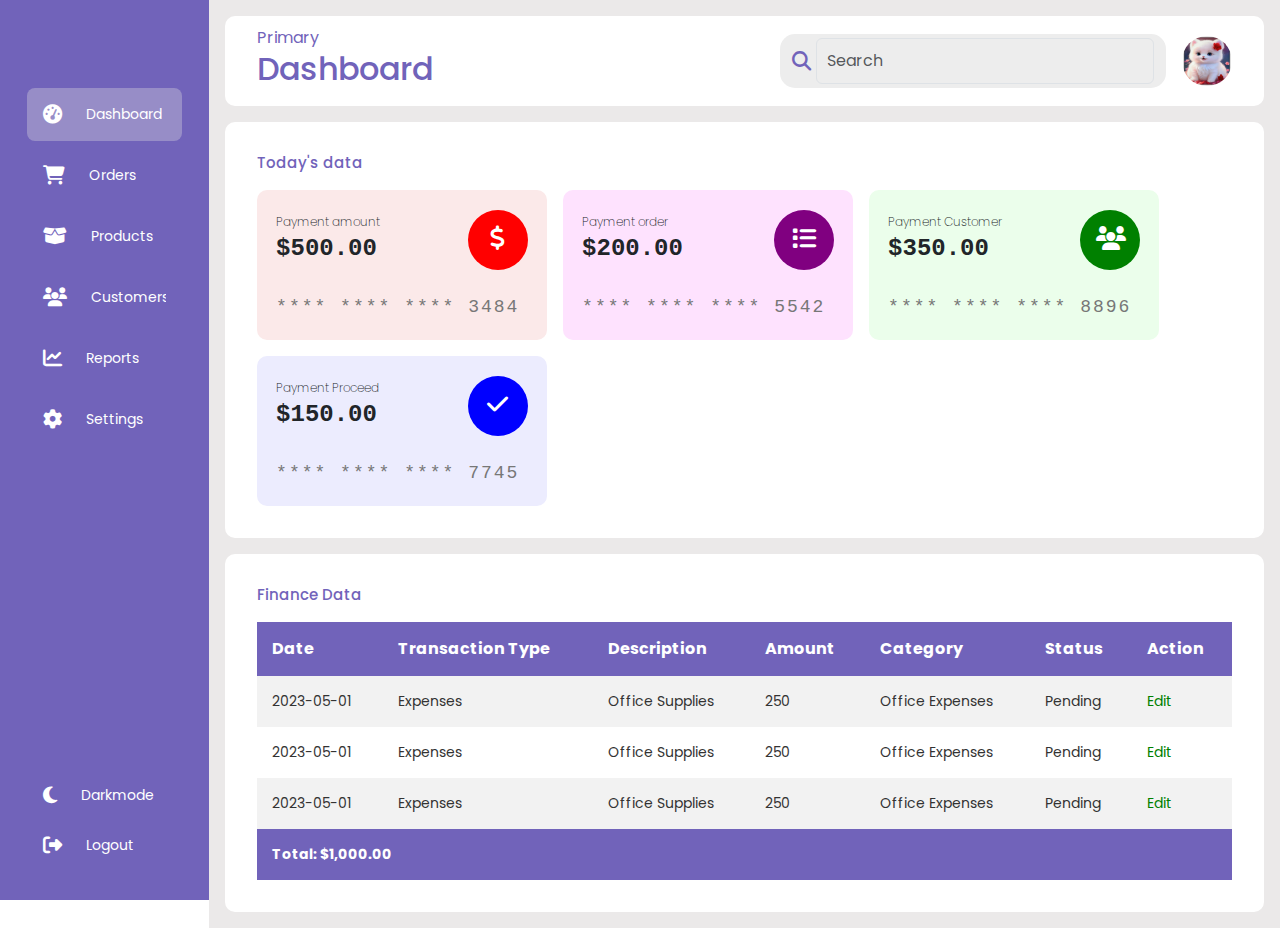
<file: index.html>
<!DOCTYPE html>
<html lang="en">
<head>
    <meta charset="UTF-8">
    <meta name="viewport" content="width=device-width, initial-scale=1.0">
    <title>Admin Dashboard | Brwngld</title>
    <!-- Bootstrap CSS -->
     <link href="https://cdn.jsdelivr.net/npm/bootstrap@5.3.0-alpha1/dist/css/bootstrap.min.css" rel="stylesheet">
     <!-- Font Awesome CSS -->
     <link rel="stylesheet"
     href="https://cdnjs.cloudflare.com/ajax/libs/font-awesome/6.4.0/css/all.min.css">
     <!-- Your custom CSS -->
     <link rel="stylesheet" href="css/styles.css">
     <!--favi icon-->
     <link rel="icon" href="data:,">
<!------------------------------------------------------------->
</head>
<body>
    <!-- Creation of the sidebar [Dashboard, Orders, Products, Customers etc]-->
    <div class="sidebar">
        <div class="logo"></div>
        <ul class="menu">
            <li class="active">
                <a href="#"> 
                    <i class="fas fa-tachometer-alt"></i>
                    <span>Dashboard</span>
                </a>
            </li>
            <li>
                <a href="#"> 
                    <i class="fas fa-shopping-cart"></i>
                    <span>Orders</span>
                </a>
            </li>
            <li>
                <a href="#"> 
                    <i class="fas fa-box-open"></i>
                    <span>Products</span>
                </a>
            </li>
            <li>
                <a href="#"> 
                    <i class="fas fa-users"></i>
                    <span>Customers</span>
                </a>
            </li>
            <li>
                <a href="#"> 
                    <i class="fas fa-chart-line"></i>
                    <span>Reports</span>
                </a>
            </li>
            <li>
                <a href="#"> 
                    <i class="fas fa-cog"></i>
                    <span>Settings</span>
                </a>
            </li>
            <li class="Logout">
                <a href="#"> 
                    <i class="fas fa-sign-out-alt"></i>
                    <span>Logout</span>
                </a>
            </li>
            <li class="mode">
                <a href="#" id="darkModeToggle"> 
                    <i class="fas fa-moon"></i>
                    <span>Darkmode</span>
                </a>
            </li>
        </ul>
        
    </div>

    <div class="main--content">
        <div class="header--wrapper">
            <div class="header--title">
                <span>Primary</span>
                <h2>Dashboard</h2>
            </div>
            <div class="user--info">                
                <div class="search--box">
                    <i class="fa-solid fa-search"></i>
                    <input type="text" id="searchInput" class="form-control" placeholder="Search" oninput="search()">
                </div>
                <div class="profile-container">
                    <img src="./image/cat-dpz-instagram-800x1024.jpg" alt="" class="Profile_picture" onclick="toggleOptions()">
                    <div class="profile-options" id="profileOptions">
                        <div class="modal-overlay" onclick="closeOptions()"></div>
                        <div class="modal-content">
                            <a href="settings.html" class="option">Settings</a>
                            <a href="profile.html" class="option">Profile</a>
                            <a href="logout.html" class="option">Logout</a>
                        </div>
                    </div>
                </div>
        </div>
        </div>
        <div class="card--container">
            <h3 class="main--title">Today's data</h3>
            <div class="card--wrapper" id="paymentCards">                 
                <div class="payment--card light-red">
                    <div class="card--header">
                        <div class="amount">
                            <span class="title">
                                Payment amount </span>
                                <span class="amount--value">$500.00</span>
                        </div>
                        <i class="fas fa-dollar-sign icon dark-red"></i>
                    </div>
                    <span class="card-detail">****
                        **** **** 3484 </span>
                </div>

                <div class="payment--card light-purple">
                    <div class="card--header">
                        <div class="amount">
                            <span class="title">
                                Payment order </span>
                                <span class="amount--value">$200.00</span>
                        </div>
                        <i class="fas fa-list icon dark-purple"></i>
                    </div>
                    <span class="card-detail">****
                        **** **** 5542 </span>
                </div>

                <div class="payment--card light-green">
                    <div class="card--header">
                        <div class="amount">
                            <span class="title">
                                Payment Customer </span>
                                <span class="amount--value">$350.00</span>
                        </div>
                        <i class="fas fa-users icon dark-green"></i>
                    </div>
                    <span class="card-detail">****
                        **** **** 8896 </span>
                </div>

                <div class="payment--card light-blue">
                    <div class="card--header">
                        <div class="amount">
                            <span class="title">
                                Payment Proceed </span>
                                <span class="amount--value">$150.00</span>
                        </div>
                        <i class="fa-solid fa-check icon dark-blue"></i>
                    </div>
                    <span class="card-detail">****
                        **** **** 7745 </span>
                </div>
            </div>
        </div>
       
        <div class="tabular--wrapper">
            <h3 class="main--title">Finance Data</h3>
            <div class="table--container">
                <table>
                    <thead>
                        <tr>
                            <th>Date</th>
                            <th>Transaction Type</th>
                            <th>Description</th>
                            <th>Amount</th>
                            <th>Category</th>
                            <th>Status</th>
                            <th>Action</th>
                        </tr>
                        <tbody>
                            <tr>
                                <td>2023-05-01</td>
                                <td>Expenses</td>
                                <td>Office Supplies</td>
                                <td>250</td>
                                <td>Office Expenses</td>
                                <td>Pending</td>
                                <td><button>Edit</button></td>
                            </tr>
                            <tr>
                                <td>2023-05-01</td>
                                <td>Expenses</td>
                                <td>Office Supplies</td>
                                <td>250</td>
                                <td>Office Expenses</td>
                                <td>Pending</td>
                                <td><button>Edit</button></td>
                            </tr>
                            <tr>
                                <td>2023-05-01</td>
                                <td>Expenses</td>
                                <td>Office Supplies</td>
                                <td>250</td>
                                <td>Office Expenses</td>
                                <td>Pending</td>
                                <td><button>Edit</button></td>
                            </tr>
                        </tbody>
                        <tfoot>
                            <tr>
                               <td colspan="7">Total: $1,000.00</td> 
                            </tr>
                        </tfoot>
                    </thead>
                </table>
            </div>
        </div>
    </div>

    <!-- Bootstrap Bundle with Popper -->
    <script src="https://cdn.jsdelivr.net/npm/bootstrap@5.3.0-alpha1/dist/js/bootstrap.bundle.min.js"></script>
    <!-- Your custom JavaScript -->
    <script src="java/script.js"></script>
      
</body>
</html>
</file>
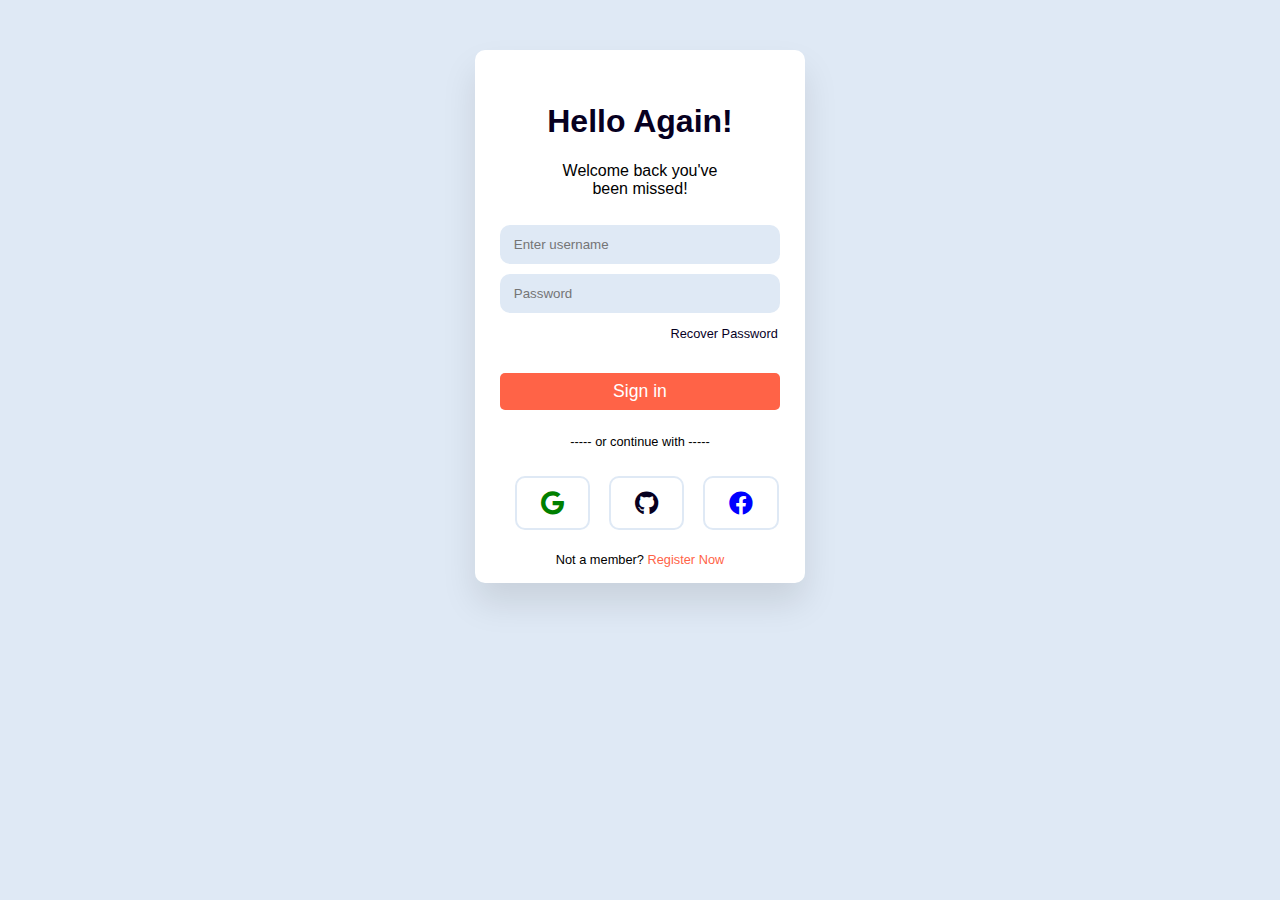
<file: home/index.html>
<span style="font-family: verdana, geneva, sans-serif;"><!DOCTYPE html>
    <html lang="en">
    <head>
      <meta charset="UTF-8">
      <title>Cool Login form | By Code Info</title>
      <link rel="stylesheet" href="style.css">
       <!-- Font Awesome Cdn Link -->
       <link rel="stylesheet" href="https://cdnjs.cloudflare.com/ajax/libs/font-awesome/5.15.3/css/all.min.css"/>
    </head>
    <body>
      <div class="wrapper">
        <h1>Hello Again!</h1>
        <p>Welcome back you've <br> been missed!</p>
        <form>
          <input type="text" placeholder="Enter username">
          <input type="password" placeholder="Password">
          <p class="recover">
            <a href="#">Recover Password</a>
          </p>
        </form>
        <button>Sign in</button>
        <p class="or">
          ----- or continue with -----
        </p>
        <div class="icons">
          <i class="fab fa-google"></i>
          <i class="fab fa-github"></i>
          <i class="fab fa-facebook"></i>
        </div>
        <div class="not-member">
          Not a member? <a href="#">Register Now</a>
        </div>
      </div>
    </body>
    </html>
    </span>
</file>
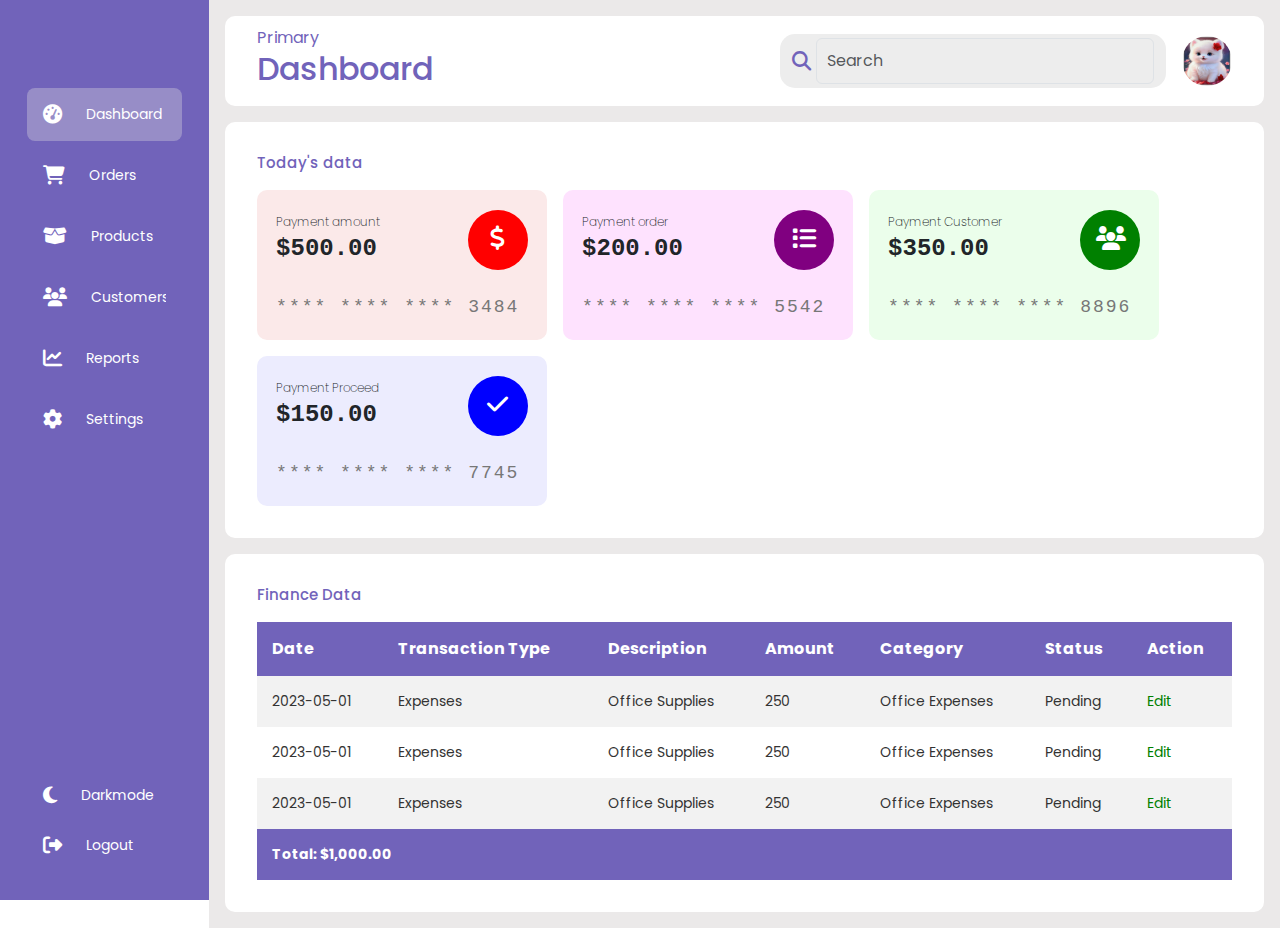
<file: admin_panel.html>
<!DOCTYPE html>
<html lang="en">
<head>
    <meta charset="UTF-8">
    <meta name="viewport" content="width=device-width, initial-scale=1.0">
    <title>Admin Dashboard | Brwngld</title>
    <!-- Bootstrap CSS -->
     <link href="https://cdn.jsdelivr.net/npm/bootstrap@5.3.0-alpha1/dist/css/bootstrap.min.css" rel="stylesheet">
     <!-- Font Awesome CSS -->
     <link rel="stylesheet"
     href="https://cdnjs.cloudflare.com/ajax/libs/font-awesome/6.4.0/css/all.min.css">
     <!-- Your custom CSS -->
     <link rel="stylesheet" href="css/dashboard.css">
     <!--favi icon-->
     <link rel="icon" href="data:,">
<!------------------------------------------------------------->
</head>
<body>
    <!-- Creation of the sidebar [Dashboard, Orders, Products, Customers etc]-->
    <div class="sidebar">
        <div class="logo"></div>
        <ul class="menu">
            <li class="active">
                <a href="#"> 
                    <i class="fas fa-tachometer-alt"></i>
                    <span>Dashboard</span>
                </a>
            </li>
            <li>
                <a href="#"> 
                    <i class="fas fa-shopping-cart"></i>
                    <span>Orders</span>
                </a>
            </li>
            <li>
                <a href="#"> 
                    <i class="fas fa-box-open"></i>
                    <span>Products</span>
                </a>
            </li>
            <li>
                <a href="#"> 
                    <i class="fas fa-users"></i>
                    <span>Customers</span>
                </a>
            </li>
            <li>
                <a href="#"> 
                    <i class="fas fa-chart-line"></i>
                    <span>Reports</span>
                </a>
            </li>
            <li>
                <a href="#"> 
                    <i class="fas fa-cog"></i>
                    <span>Settings</span>
                </a>
            </li>
            <li class="Logout">
                <a href="#"> 
                    <i class="fas fa-sign-out-alt"></i>
                    <span>Logout</span>
                </a>
            </li>
            <li class="mode">
                <a href="#" id="darkModeToggle"> 
                    <i class="fas fa-moon"></i>
                    <span>Darkmode</span>
                </a>
            </li>
        </ul>
        
    </div>

    <div class="main--content">
        <div class="header--wrapper">
            <div class="header--title">
                <span>Primary</span>
                <h2>Dashboard</h2>
            </div>
            <div class="user--info">                
                <div class="search--box">
                    <i class="fa-solid fa-search"></i>
                    <input type="text" id="searchInput" class="form-control" placeholder="Search" oninput="search()">
                </div>
                <img src="./image/cat-dpz-instagram-800x1024.jpg" alt="" class="Profile_picture">            
            </div>
        </div>
        <div class="card--container">
            <h3 class="main--title">Today's data</h3>
            <div class="card--wrapper" id="paymentCards">                 
                <div class="payment--card light-red">
                    <div class="card--header">
                        <div class="amount">
                            <span class="title">
                                Payment amount </span>
                                <span class="amount--value">$500.00</span>
                        </div>
                        <i class="fas fa-dollar-sign icon dark-red"></i>
                    </div>
                    <span class="card-detail">****
                        **** **** 3484 </span>
                </div>

                <div class="payment--card light-purple">
                    <div class="card--header">
                        <div class="amount">
                            <span class="title">
                                Payment order </span>
                                <span class="amount--value">$200.00</span>
                        </div>
                        <i class="fas fa-list icon dark-purple"></i>
                    </div>
                    <span class="card-detail">****
                        **** **** 5542 </span>
                </div>

                <div class="payment--card light-green">
                    <div class="card--header">
                        <div class="amount">
                            <span class="title">
                                Payment Customer </span>
                                <span class="amount--value">$350.00</span>
                        </div>
                        <i class="fas fa-users icon dark-green"></i>
                    </div>
                    <span class="card-detail">****
                        **** **** 8896 </span>
                </div>

                <div class="payment--card light-blue">
                    <div class="card--header">
                        <div class="amount">
                            <span class="title">
                                Payment Proceed </span>
                                <span class="amount--value">$150.00</span>
                        </div>
                        <i class="fa-solid fa-check icon dark-blue"></i>
                    </div>
                    <span class="card-detail">****
                        **** **** 7745 </span>
                </div>
            </div>
        </div>
       
        <div class="tabular--wrapper">
            <h3 class="main--title">Finance Data</h3>
            <div class="table--container">
                <table>
                    <thead>
                        <tr>
                            <th>Date</th>
                            <th>Transaction Type</th>
                            <th>Description</th>
                            <th>Amount</th>
                            <th>Category</th>
                            <th>Status</th>
                            <th>Action</th>
                        </tr>
                        <tbody>
                            <tr>
                                <td>2023-05-01</td>
                                <td>Expenses</td>
                                <td>Office Supplies</td>
                                <td>250</td>
                                <td>Office Expenses</td>
                                <td>Pending</td>
                                <td><button>Edit</button></td>
                            </tr>
                            <tr>
                                <td>2023-05-01</td>
                                <td>Expenses</td>
                                <td>Office Supplies</td>
                                <td>250</td>
                                <td>Office Expenses</td>
                                <td>Pending</td>
                                <td><button>Edit</button></td>
                            </tr>
                            <tr>
                                <td>2023-05-01</td>
                                <td>Expenses</td>
                                <td>Office Supplies</td>
                                <td>250</td>
                                <td>Office Expenses</td>
                                <td>Pending</td>
                                <td><button>Edit</button></td>
                            </tr>
                        </tbody>
                        <tfoot>
                            <tr>
                               <td colspan="7">Total: $1,000.00</td> 
                            </tr>
                        </tfoot>
                    </thead>
                </table>
            </div>
        </div>
    </div>

    <!-- Bootstrap Bundle with Popper -->
    <script src="https://cdn.jsdelivr.net/npm/bootstrap@5.3.0-alpha1/dist/js/bootstrap.bundle.min.js"></script>
    <!-- Your custom JavaScript -->
    <script src="java/dashboard.js"></script>
      
</body>
</html>
</file>
<file: css/styles.css>
/** Import Google font cdn link **/
@import url("https://fonts.googleapis.com/css2?family=Poppins:wght@400;600&display=swap");

* {
    margin: 0;
    padding: 0;
    border: none;
    outline: none;
    box-sizing: border-box;
    font-family: 'Poppins', sans-serif;
}

body {
    display: flex;
}

.sidebar{
    position:sticky;
    top: 0;
    left: 0;
    bottom: 0;
    width: 110px;
    height: 100vh;
    padding: 0 1.7rem;
    color: #fff;
    overflow: hidden;
    transition: all 0.5s linear;
    background: rgba(113, 99, 186, 255);
}

.sidebar:hover {
    width: 240px;
}

/** Afects the logo class only **/
.logo {
    height: 80px;
    padding: 16px;
}

/** Afects the menu class only **/
.menu {
    height: 88%;
    position: relative;
    list-style: none;
    padding: 0;
}

/** Afects only the li tag in menu only */
.menu li {
    padding: 1rem;
    margin: 8px 0;
    border-radius: 8px;
    transition: all 0.5s ease-in-out;
}

.menu li:hover,
.active {
    background: #e0e0e058;
}

/** Changes the font size, color among other for a tag{Dashboard, Profiles etc} **/
.menu a {
    color: #ffff;
    font-size: 14px;
    text-decoration: none;
    display: flex;
    align-items: center;
    gap: 1.5rem;
}

.menu a span {
    overflow: hidden;
}

/** Changes the font size of the icons **/
.menu a i {
    font-size: 1.2rem;
}

/** Placing the logout to the bottom **/
.Logout {
    position: absolute;
    bottom: 0;
    left: 0;
    width: 100%;
}

/** main body section
------------------------------ **/
.main--content {
    position: relative;
    background: #ebe9e9;
    width: 100%;
    padding: 1rem;
}

.header--wrapper img{
    width: 50px;
    height: 50px;
    cursor: pointer;
    border-radius: 50%;
}

.header--wrapper {
    display: flex;
    justify-content: space-between;
    align-items: center;
    flex-wrap: wrap;
    background: #ffff;
    border-radius: 10px;
    padding: 10px 2rem;
    margin-bottom: 1rem;
}

/** Changing the color or Primary and Dashboard **/
.header--title{
    color: rgba(113, 99, 186, 255);   
}

/** Changing the position of search button and profile picture **/
.user--info{
    display: flex;
    align-items: center;
    gap:1rem;
}

.search--box {
    background: rgb(237, 237, 237);
    border-radius: 15px;
    color:rgba(113, 99, 186, 255);
    display: flex;
    align-items: center;
    gap: 5px;
    padding: 4px 12px;
}

.search--box input {
    background: 10px;
    padding: 10px;
}

.search--box i {
    font-size: 1.2rem;
    cursor: pointer;
    transition: all 0.5s ease-out;
}

.search--box i:hover {
    transform: scale(1.2);
}


/** Card Container
---------------------- **/
.card--container {
    background: #fff;
    padding: 2rem;
    border-radius: 10px;
}

.card--wrapper {
    display: flex;
    flex-wrap: wrap;
    gap: 1rem;
}

.main--title {
    color: rgba(113, 99, 186, 255);
    padding-bottom: 10px;
    font-size: 15px;
}


.payment--card {
    background: rgb(229, 223, 223);
    border-radius: 10px;
    padding: 1.2rem;
    width: 290px;
    height: 150px;
    display: flex;
    flex-direction: column;
    justify-content: space-between;
    transition: all 0.5s ease-in-out;
}

/** Mouse Hoover pushes it upward **/
.payment--card:hover {
    transform: translateY(-5px);
}

.card--header {
    display: flex;
    justify-content: space-between;
    align-items: center;
    margin-bottom: 20px;
}

.amount {
    display: flex;
    flex-direction: column;
}

.title {
    font-size: 12px;
    font-weight: 200;
}

.amount--value {
    font-size: 24px;
    font-family: 'Courier New', Courier, monospace;
    font-weight: 600;
}

.icon {
    color: #fff;
    padding: 1rem;
    height: 60px;
    width: 60px;
    text-align: center;
    border-radius: 50%;
    font-size: 1.5rem;
    background-color: red;
}

.card-detail {
    font-size: 18px;
    color: #777777;
    letter-spacing: 2px;
    font-family: 'Courier New', Courier, monospace;
}

/** Color CSS */

.light-red {
    background: rgb(251, 233, 233);
}

.light-purple {
    background: rgb(254, 226, 254);
}

.light-green {
    background: rgb(235, 254, 235);
}

.light-blue {
    background: rgb(236, 236, 254);
}

.dark-red {
    background:red;
}

.dark-purple {
    background: purple;
}

.dark-green {
    background: green;
}

.dark-blue {
    background: blue;
}


/** Tabular section **/
.tabular--wrapper {
    background: #fff;
    margin-top: 1rem;
    border-radius: 10px;
    padding: 2rem;
}

.table--container {
    width: 100%
}

table {
    width: 100%;
    border-collapse: collapse;
}

thead {
    background: rgba(113, 99, 186, 255);
    color: #fff;
}
th {
    padding: 15px;
    text-align: left;
}

tbody {
    background: #f2f2f2;
}

td {
    padding: 15px;
    font-size: 14px;
    color: #333;
}

tr:nth-child(even) {
    background: #fff
}

tfoot {
    background: rgba(113, 99, 186, 255);
    font-weight: bold;
    color: #fff;
}

tfoot td {
    padding: 15px;
    color: #fff;
}

.table--container button {
    color: green;
    background: none;
    cursor: pointer;
}



/* Darkmode
------------------------------------ */
.dark-mode {
   
    background-color: #333;
    color: #fff;
}

.dark-mode .sidebar {
    position:sticky;
    top: 0;
    left: 0;
    bottom: 0;
    width: 110px;
    height: 100vh;
    padding: 0 1.7rem;
    color: #fff;
    overflow: hidden;
    transition: all 0.5s linear;
    background: black;
}

.dark-mode .sidebar:hover {
    width: 240px;
}




/** Moving the darkmode button a little above the logout button */
.mode {
    position: absolute;
    bottom: 50px;
    left: 0;
    width: 100%;
}


/** main body section
------------------------------ **/
.dark-mode .main--content {
    position: relative;
    background: #ebe9e9;
    width: 100%;
    padding: 1rem;
}

/** Dashboard container color and settings **/
.dark-mode .header--wrapper {
    display: flex;
    justify-content: space-between;
    align-items: center;
    flex-wrap: wrap;
    background: #333;
    border-radius: 10px;
    padding: 10px 2rem;
    margin-bottom: 1rem;
}

/** Changing the color or Primary and Dashboard **/
.dark-mode .header--title{
    color: #ffff;   
}

/** Implementing dark mode for search **/
.dark-mode .search--box {
    background: #fff;
    border-radius: 15px;
    color:#333;
    display: flex;
    align-items: center;
    gap: 5px;
    padding: 4px 12px;
}



/** Card Container
---------------------- **/
.dark-mode .card--container {
    background: #333;
    padding: 2rem;
    border-radius: 10px;
}

.dark-mode .main--title {
    color: white;
    padding-bottom: 10px;
    font-size: 15px;
}





.dark-mode .icon {
    color: #fff;
    padding: 1rem;
    height: 60px;
    width: 60px;
    text-align: center;
    border-radius: 50%;
    font-size: 1.5rem;
    background-color: red;
}

.dark-mode .card-detail {
    font-size: 18px;
    color: #fff;
    letter-spacing: 2px;
    font-family: 'Courier New', Courier, monospace;
}

/** Color CSS */




.dark-mode .light-red {
    background: rgba(251, 233, 233, 0.8); /* Slightly transparent for depth */
}

.dark-mode .light-purple {
    background: rgba(254, 226, 254, 0.8);
}

.dark-mode .light-green {
    background: rgba(235, 254, 235, 0.8);
}

.dark-mode .dark-mode .light-blue {
    background: rgba(236, 236, 254, 0.8);
}

.dark-mode .dark-red {
    background: rgba(255, 0, 0, 0.8);
}

.dark-mode .dark-purple {
    background: rgba(128, 0, 128, 0.8);
}

.dark-mode .dark-green {
    background: rgba(0, 128, 0, 0.8);
}

.dark-mode .dark-blue {
    background: rgba(0, 0, 255, 0.8);
}

/** Tabular section **/
.dark-mode .tabular--wrapper {
    background: #333; /* Dark background */
    margin-top: 1rem;
    border-radius: 10px;
    padding: 2rem;
}

.table--container {
    width: 100%
}

table {
    width: 100%;
    border-collapse: collapse;
}

.dark-mode table {
    background: #333; /* Dark background */
    color: #fff; /* Light text color */
}

thead {
    background: rgba(113, 99, 186, 255);
    color: #fff;
}

.dark-mode thead {
    background: #6746af; /* Darker background */
}

th {
    padding: 15px;
    text-align: left;
}

.dark-mode th {
    color: #fff; /* Light text color */
}

tbody {
    background: #f2f2f2;
}

.dark-mode tbody {
    background: #555; /* Darker background */
}

td {
    padding: 15px;
    font-size: 14px;
    color: #333;
}

.dark-mode td {
    color: #fff; /* Light text color */
}

tr:nth-child(even) {
    background: #fff
}

.dark-mode tr:nth-child(even) {
    background: #444; /* Darker background for even rows */
}

tfoot {
    background: rgba(113, 99, 186, 255);
    font-weight: bold;
    color: #fff;
}

.dark-mode tfoot {
    background: #6746af; /* Darker background */
    font-weight: bold;
    color: #fff;
}

tfoot td {
    padding: 15px;
    color: #fff;
}

.dark-mode tfoot td {
    color: #fff; /* Light text color */
}

.table--container button {
    color: green;
    background: none;
    cursor: pointer;
}

.dark-mode .table--container button {
    color: purple; /* Adjust button color for dark mode */
}

/** Creating a popup **/
.profile-container {
    position: relative;
}

.profile-options {
    position: absolute;
    top: 100%;
    right: 0;
    background: #fff;
    border: 1px solid #ccc;
    border-radius: 5px;
    box-shadow: 0 0 10px rgba(0, 0, 0, 0.1);
    display: none;
}

.popup-content {
    padding: 10px;
}

.option {
    display: block;
    padding: 8px 10px;
    text-decoration: none;
    color: #333;
}

.option:hover {
    background: #f0f0f0;
}

.Profile_picture {
    cursor: pointer;
}

.modal-overlay {
    position: fixed;
    top: 0;
    left: 0;
    width: 100%;
    height: 100%;
    background: rgba(0, 0, 0, 0.5); /* Semi-transparent black background */
    z-index: 0; /* Lower z-index value */
    display: none; /* Initially hidden */
}
</file>
<file: home/style.css>
<span style="font-family: verdana, geneva, sans-serif;">@import url('https://fonts.googleapis.com/css2?family=Poppins:wght@400;600&display=swap');
*{
  margin: 0;
  padding: 0;
  box-sizing: border-box;
  font-family: "Poppins", sans-serif;
}
body{
  background: #dfe9f5;
}
.wrapper{
  width: 330px;
  padding: 2rem 0 1rem 0;
  margin: 50px auto;
  background: #fff;
  border-radius: 10px;
  text-align: center;
  box-shadow: 0 20px 35px rgba(0, 0, 0, 0.1);
}
h1{
  font-size: 2rem;
  color: #07001f;
}
p{
  margin-bottom: 1.7rem;
}
form input{
  width: 85%;
  outline: none;
  border: none;
  background: #dfe9f5;
  padding: 12px 14px;
  margin-bottom: 10px;
  border-radius: 10px;
}
.recover{
  text-align: right;
  font-size: 0.8rem;
  margin: 0.2rem 1.7rem 0 0;
}
.recover a{
  text-decoration: none;
  color: #07001f;
}
button{
  font-size: 1.1rem;
  margin-top: 1rem;
  padding: 8px 0;
  border-radius: 5px;
  outline: none;
  border: none;
  width: 85%;
  background: tomato;
  color: #fff;
  cursor: pointer;
}
button:hover{
  background: rgba(122, 30, 30, 0.767);
}
.or{
  font-size: 0.8rem;
  margin-top: 1.5rem;
}
.icons i{
  color: #07001f;
  padding: 00.8rem 1.5rem;
  border-radius: 10px;
  margin-left: .9rem;
  font-size: 1.5rem;
  cursor: pointer;
  border: 2px solid #dfe9f5;
}
.icons i:hover{
  color: #fff !important;
  background: #07001f;
  transition: 1s;
}
.icons i:first-child{
  color: green;
}
.icons i:last-child{
  color: blue;
}
.not-member{
  font-size: 0.8rem;
  margin-top: 1.4rem;
}
.not-member a{
  color: tomato;
  text-decoration: none;
}
a:hover{
  text-decoration: underline;
}
</span>
</file>
<file: css/dashboard.css>
/** Import Google font cdn link **/
@import url("https://fonts.googleapis.com/css2?family=Poppins:wght@400;600&display=swap");

* {
    margin: 0;
    padding: 0;
    border: none;
    outline: none;
    box-sizing: border-box;
    font-family: 'Poppins', sans-serif;
}

body {
    display: flex;
}

.sidebar{
    position:sticky;
    top: 0;
    left: 0;
    bottom: 0;
    width: 110px;
    height: 100vh;
    padding: 0 1.7rem;
    color: #fff;
    overflow: hidden;
    transition: all 0.5s linear;
    background: rgba(113, 99, 186, 255);
}

.sidebar:hover {
    width: 240px;
}

/** Afects the logo class only **/
.logo {
    height: 80px;
    padding: 16px;
}

/** Afects the menu class only **/
.menu {
    height: 88%;
    position: relative;
    list-style: none;
    padding: 0;
}

/** Afects only the li tag in menu only */
.menu li {
    padding: 1rem;
    margin: 8px 0;
    border-radius: 8px;
    transition: all 0.5s ease-in-out;
}

.menu li:hover,
.active {
    background: #e0e0e058;
}

/** Changes the font size, color among other for a tag{Dashboard, Profiles etc} **/
.menu a {
    color: #ffff;
    font-size: 14px;
    text-decoration: none;
    display: flex;
    align-items: center;
    gap: 1.5rem;
}

.menu a span {
    overflow: hidden;
}

/** Changes the font size of the icons **/
.menu a i {
    font-size: 1.2rem;
}

/** Placing the logout to the bottom **/
.Logout {
    position: absolute;
    bottom: 0;
    left: 0;
    width: 100%;
}

/** main body section
------------------------------ **/
.main--content {
    position: relative;
    background: #ebe9e9;
    width: 100%;
    padding: 1rem;
}

.header--wrapper img{
    width: 50px;
    height: 50px;
    cursor: pointer;
    border-radius: 50%;
}

.header--wrapper {
    display: flex;
    justify-content: space-between;
    align-items: center;
    flex-wrap: wrap;
    background: #ffff;
    border-radius: 10px;
    padding: 10px 2rem;
    margin-bottom: 1rem;
}

/** Changing the color or Primary and Dashboard **/
.header--title{
    color: rgba(113, 99, 186, 255);   
}

/** Changing the position of search button and profile picture **/
.user--info{
    display: flex;
    align-items: center;
    gap:1rem;
}

.search--box {
    background: rgb(237, 237, 237);
    border-radius: 15px;
    color:rgba(113, 99, 186, 255);
    display: flex;
    align-items: center;
    gap: 5px;
    padding: 4px 12px;
}

.search--box input {
    background: 10px;
    padding: 10px;
}

.search--box i {
    font-size: 1.2rem;
    cursor: pointer;
    transition: all 0.5s ease-out;
}

.search--box i:hover {
    transform: scale(1.2);
}


/** Card Container
---------------------- **/
.card--container {
    background: #fff;
    padding: 2rem;
    border-radius: 10px;
}

.card--wrapper {
    display: flex;
    flex-wrap: wrap;
    gap: 1rem;
}

.main--title {
    color: rgba(113, 99, 186, 255);
    padding-bottom: 10px;
    font-size: 15px;
}


.payment--card {
    background: rgb(229, 223, 223);
    border-radius: 10px;
    padding: 1.2rem;
    width: 290px;
    height: 150px;
    display: flex;
    flex-direction: column;
    justify-content: space-between;
    transition: all 0.5s ease-in-out;
}

/** Mouse Hoover pushes it upward **/
.payment--card:hover {
    transform: translateY(-5px);
}

.card--header {
    display: flex;
    justify-content: space-between;
    align-items: center;
    margin-bottom: 20px;
}

.amount {
    display: flex;
    flex-direction: column;
}

.title {
    font-size: 12px;
    font-weight: 200;
}

.amount--value {
    font-size: 24px;
    font-family: 'Courier New', Courier, monospace;
    font-weight: 600;
}

.icon {
    color: #fff;
    padding: 1rem;
    height: 60px;
    width: 60px;
    text-align: center;
    border-radius: 50%;
    font-size: 1.5rem;
    background-color: red;
}

.card-detail {
    font-size: 18px;
    color: #777777;
    letter-spacing: 2px;
    font-family: 'Courier New', Courier, monospace;
}

/** Color CSS */

.light-red {
    background: rgb(251, 233, 233);
}

.light-purple {
    background: rgb(254, 226, 254);
}

.light-green {
    background: rgb(235, 254, 235);
}

.light-blue {
    background: rgb(236, 236, 254);
}

.dark-red {
    background:red;
}

.dark-purple {
    background: purple;
}

.dark-green {
    background: green;
}

.dark-blue {
    background: blue;
}


/** Tabular section **/
.tabular--wrapper {
    background: #fff;
    margin-top: 1rem;
    border-radius: 10px;
    padding: 2rem;
}

.table--container {
    width: 100%
}

table {
    width: 100%;
    border-collapse: collapse;
}

thead {
    background: rgba(113, 99, 186, 255);
    color: #fff;
}
th {
    padding: 15px;
    text-align: left;
}

tbody {
    background: #f2f2f2;
}

td {
    padding: 15px;
    font-size: 14px;
    color: #333;
}

tr:nth-child(even) {
    background: #fff
}

tfoot {
    background: rgba(113, 99, 186, 255);
    font-weight: bold;
    color: #fff;
}

tfoot td {
    padding: 15px;
    color: #fff;
}

.table--container button {
    color: green;
    background: none;
    cursor: pointer;
}



/* Darkmode
------------------------------------ */
.dark-mode {
   
    background-color: #333;
    color: #fff;
}

.dark-mode .sidebar {
    position:sticky;
    top: 0;
    left: 0;
    bottom: 0;
    width: 110px;
    height: 100vh;
    padding: 0 1.7rem;
    color: #fff;
    overflow: hidden;
    transition: all 0.5s linear;
    background: black;
}

.dark-mode .sidebar:hover {
    width: 240px;
}




/** Moving the darkmode button a little above the logout button */
.mode {
    position: absolute;
    bottom: 50px;
    left: 0;
    width: 100%;
}


/** main body section
------------------------------ **/
.dark-mode .main--content {
    position: relative;
    background: #ebe9e9;
    width: 100%;
    padding: 1rem;
}

/** Dashboard container color and settings **/
.dark-mode .header--wrapper {
    display: flex;
    justify-content: space-between;
    align-items: center;
    flex-wrap: wrap;
    background: #333;
    border-radius: 10px;
    padding: 10px 2rem;
    margin-bottom: 1rem;
}

/** Changing the color or Primary and Dashboard **/
.dark-mode .header--title{
    color: #ffff;   
}

/** Implementing dark mode for search **/
.dark-mode .search--box {
    background: #fff;
    border-radius: 15px;
    color:#333;
    display: flex;
    align-items: center;
    gap: 5px;
    padding: 4px 12px;
}



/** Card Container
---------------------- **/
.dark-mode .card--container {
    background: #333;
    padding: 2rem;
    border-radius: 10px;
}

.dark-mode .main--title {
    color: white;
    padding-bottom: 10px;
    font-size: 15px;
}





.dark-mode .icon {
    color: #fff;
    padding: 1rem;
    height: 60px;
    width: 60px;
    text-align: center;
    border-radius: 50%;
    font-size: 1.5rem;
    background-color: red;
}

.dark-mode .card-detail {
    font-size: 18px;
    color: #fff;
    letter-spacing: 2px;
    font-family: 'Courier New', Courier, monospace;
}

/** Color CSS */




.dark-mode .light-red {
    background: rgba(251, 233, 233, 0.8); /* Slightly transparent for depth */
}

.dark-mode .light-purple {
    background: rgba(254, 226, 254, 0.8);
}

.dark-mode .light-green {
    background: rgba(235, 254, 235, 0.8);
}

.dark-mode .dark-mode .light-blue {
    background: rgba(236, 236, 254, 0.8);
}

.dark-mode .dark-red {
    background: rgba(255, 0, 0, 0.8);
}

.dark-mode .dark-purple {
    background: rgba(128, 0, 128, 0.8);
}

.dark-mode .dark-green {
    background: rgba(0, 128, 0, 0.8);
}

.dark-mode .dark-blue {
    background: rgba(0, 0, 255, 0.8);
}

/** Tabular section **/
.dark-mode .tabular--wrapper {
    background: #333; /* Dark background */
    margin-top: 1rem;
    border-radius: 10px;
    padding: 2rem;
}

.table--container {
    width: 100%
}

table {
    width: 100%;
    border-collapse: collapse;
}

.dark-mode table {
    background: #333; /* Dark background */
    color: #fff; /* Light text color */
}

thead {
    background: rgba(113, 99, 186, 255);
    color: #fff;
}

.dark-mode thead {
    background: #6746af; /* Darker background */
}

th {
    padding: 15px;
    text-align: left;
}

.dark-mode th {
    color: #fff; /* Light text color */
}

tbody {
    background: #f2f2f2;
}

.dark-mode tbody {
    background: #555; /* Darker background */
}

td {
    padding: 15px;
    font-size: 14px;
    color: #333;
}

.dark-mode td {
    color: #fff; /* Light text color */
}

tr:nth-child(even) {
    background: #fff
}

.dark-mode tr:nth-child(even) {
    background: #444; /* Darker background for even rows */
}

tfoot {
    background: rgba(113, 99, 186, 255);
    font-weight: bold;
    color: #fff;
}

.dark-mode tfoot {
    background: #6746af; /* Darker background */
    font-weight: bold;
    color: #fff;
}

tfoot td {
    padding: 15px;
    color: #fff;
}

.dark-mode tfoot td {
    color: #fff; /* Light text color */
}

.table--container button {
    color: green;
    background: none;
    cursor: pointer;
}

.dark-mode .table--container button {
    color: purple; /* Adjust button color for dark mode */
}
</file>
